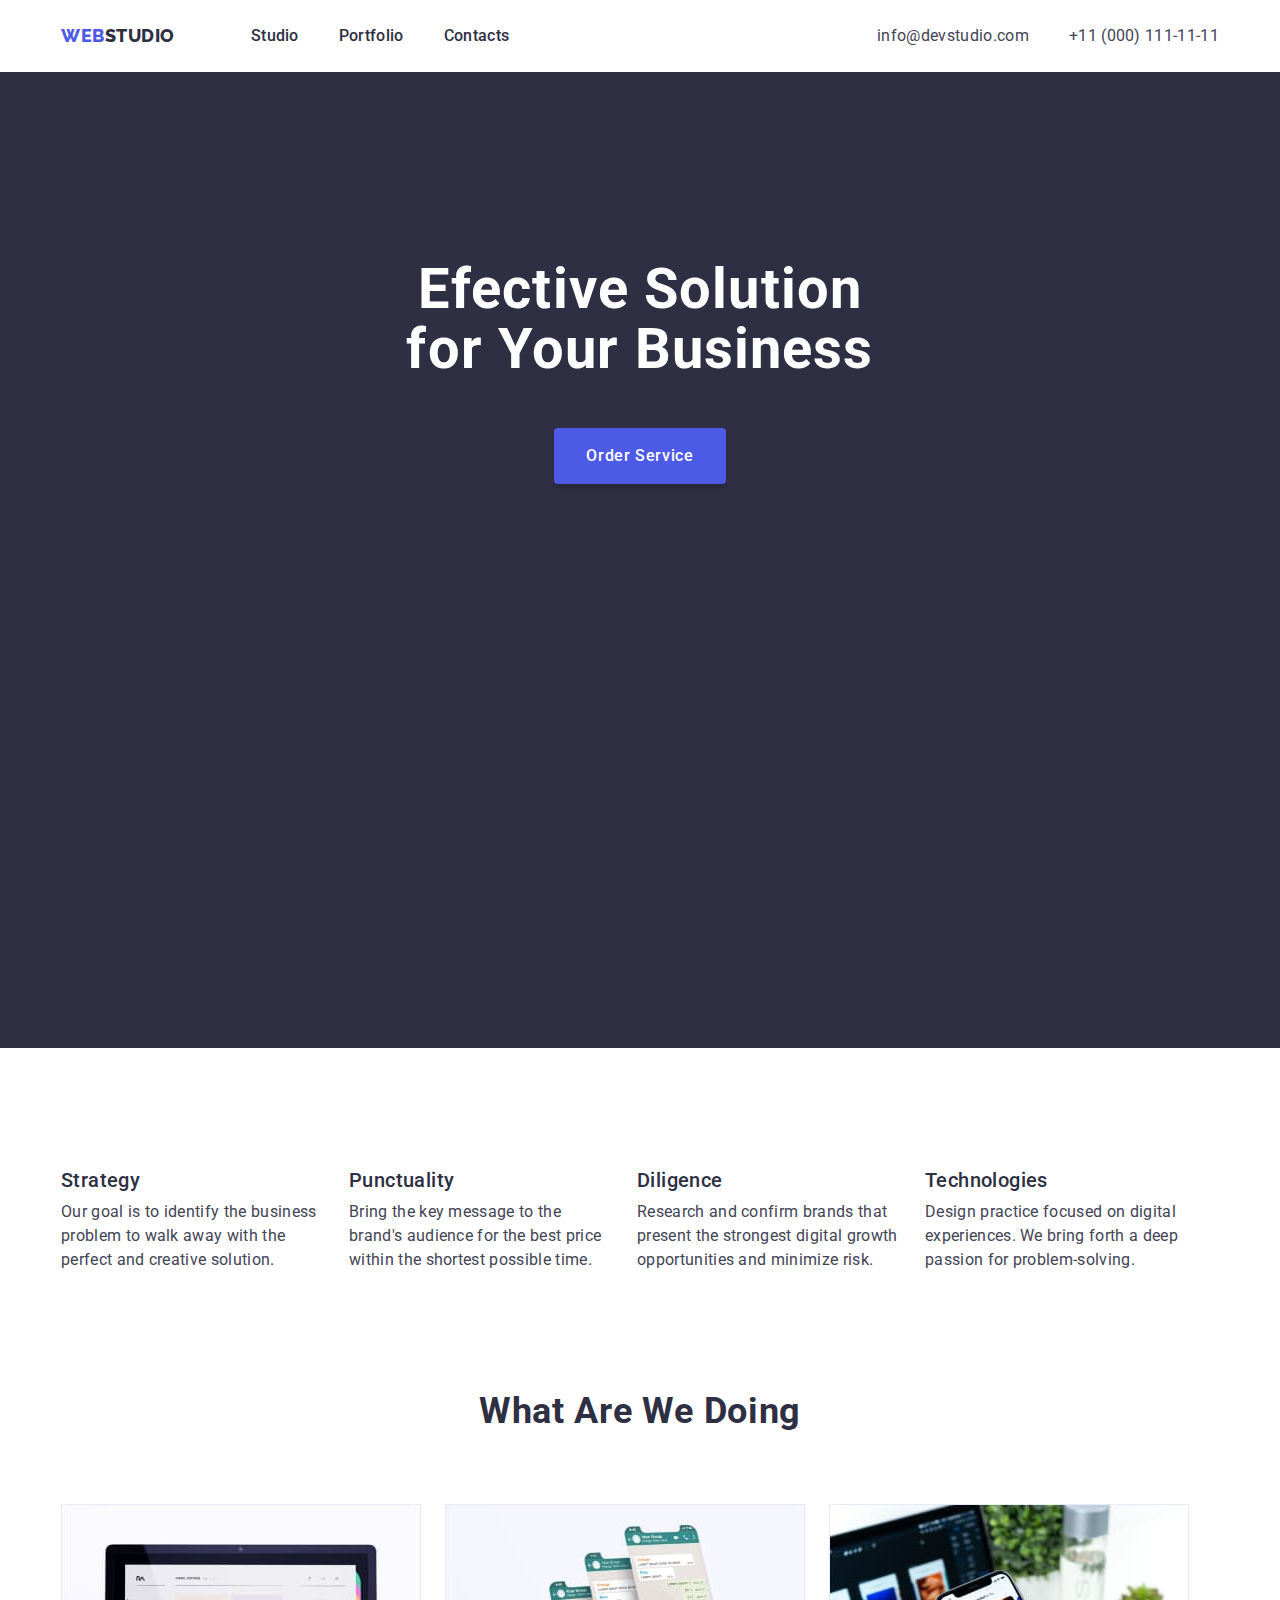
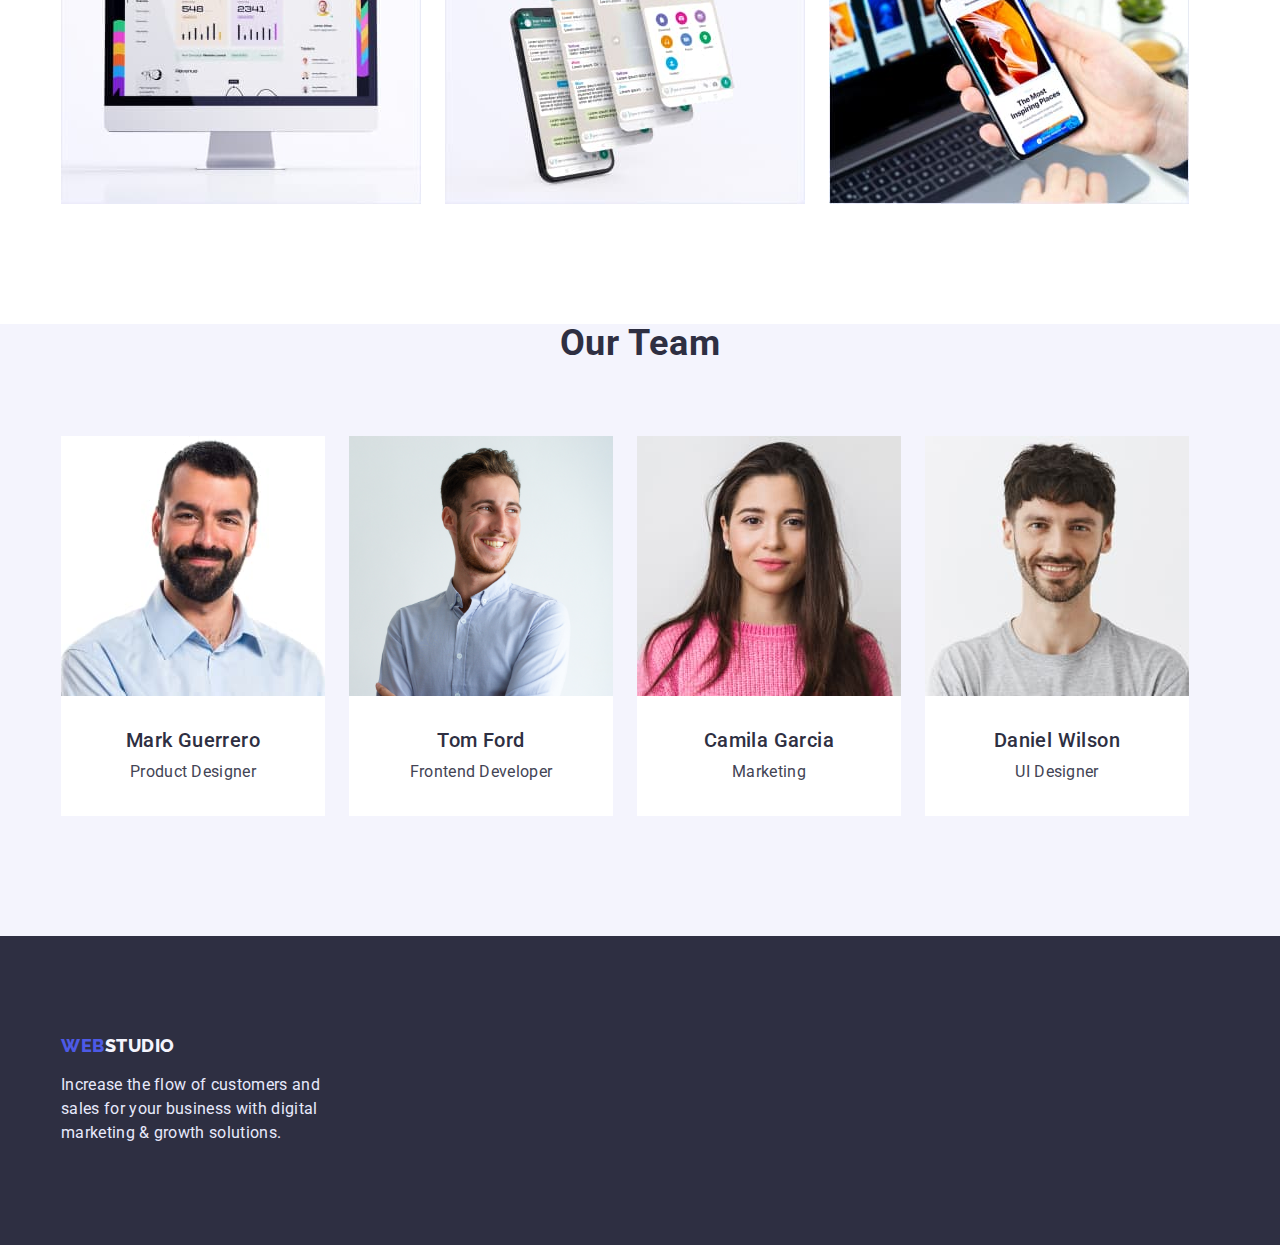
<file: index.html>
<!DOCTYPE html>
<html lang="en">
<head>
    <meta charset="UTF-8">
    <meta http-equiv="X-UA-Compatible" content="IE=edge">
    <meta name="viewport" content="width=device-width, initial-scale=1.0">
    <title>Index</title>

    <link rel="stylesheet" href="https://cdnjs.cloudflare.com/ajax/libs/modern-normalize/1.1.0/modern-normalize.min.css" 
    integrity="sha512-wpPYUAdjBVSE4KJnH1VR1HeZfpl1ub8YT/NKx4PuQ5NmX2tKuGu6U/JRp5y+Y8XG2tV+wKQpNHVUX03MfMFn9Q==" 
    crossorigin="anonymous" 
    referrerpolicy="no-referrer" 
    />

    <link rel="preconnect" href="https://fonts.googleapis.com">
    <link rel="preconnect" href="https://fonts.gstatic.com" crossorigin>
    <link href="https://fonts.googleapis.com/css2?family=Raleway:wght@800&family=Roboto:wght@400;500;700;900&display=swap" rel="stylesheet"
    />

    <link rel="stylesheet" href="./css/styles.css"
    />

</head>

<body>
    <header class="header">
        <div class="container position" >
            <nav class="position">
                <a class="link-logo"href="./index.html"><span>Web</span> Studio</a>
                <ul class="position site-position">
                    <li class="list"> 
                        <a class="site-nav" href="./index.html">Studio</a>
                    </li>
                    <li class="list nav-position">
                        <a class="site-nav" href="./portfolio.html">Portfolio</a>
                    </li>
                    <li class="list">
                        <a class="site-nav" href="#">Contacts</a>
                    </li>
                </ul>
            </nav>  
            <ul class="position-contacts">
                <li class="list mail-position"><a class="site-link" href="mailto:info@devstudio.com">info@devstudio.com</a></li>
                <li class="list tell-position"><a class="site-link" href="tell:+11 (000) 111-11-11">+11 (000) 111-11-11</a></li>
            </ul> 
        </div>
    </header>
    <main>
        <section class="section-one">
            <div class="container">
                <h1 class="hero-title">Efective Solution for Your Business</h1>
                <button class="button-service" type="button" >Order Service</button>
            </div>
        </section>

        <section class="section">
            <div class="container">
                <ul class="position">
                    <li class="list">
                        <h2 class="heading-three heading-three-position">Strategy</h2>
                        <p class="text-about text-about-position">Our goal is to identify the business
                        problem to walk away with the perfect and creative solution. </p>
                    </li>
                    <li class="list">
                        <h2 class="heading-three heading-three-position">Punctuality</h2>
                        <p class="text-about text-about-position">Bring the key message to the brand's audience for the best price within the shortest possible time.</p>
                    </li>
                    <li class="list">
                        <h2 class="heading-three heading-three-position">Diligence</h2>
                        <p class="text-about text-about-position">Research and confirm brands that present the strongest digital growth opportunities and minimize risk.</p>
                    </li>
                    <li class="list">
                        <h2 class="heading-three heading-three-position">Technologies</h2>
                        <p class="text-about text-about-position">Design practice focused on digital experiences. We bring forth a deep passion for problem-solving.</p>
                    </li>
                </ul>
            </div>
        </section>
                
            <section class="section-work">
                <div class="container">
                    <h2 class="heading-two">What are we doing</h2>
                    <ul class="position">
                        <li class="list"><img width="360" src="./images/box-1.jpg" alt="pc"></li>
                        <li class="list piсture-position"><img width="360" src="./images/box-2.jpg" alt="smartphone"></li>
                        <li class="list"><img width="360" src="./images/box-3.jpg" alt="tablet"></li>
                    </ul>
                </div>
            </section>
    
            <section class="section-three">
                <div class="container">   
                    <h2 class="heading-two">Our Team</h2>
                    <ul class="position" >
                        <li class="team-list list">
                            <img width="264" src="./images/teammate-1.jpg" alt="teammate-1" >
                            <div class="heading-position">
                                <h3 class="heading-three" >Mark Guerrero</h3>
                                <p class="text-about" >Product Designer</p>
                            </div>
                        </li>
                        <li class="team-list list">
                            <img width="264" height="260" src="./images/teammate-2.jpg" alt="teammate-2">
                            <div class="heading-position">
                                <h3 class="heading-three" >Tom Ford</h3>
                                <p class="text-about" >Frontend Developer</p>
                            </div>
                        </li>
                        <li class="team-list list">
                            <img width="264" src="./images/teammate-3.jpg" alt="teammate-3">
                            <div class="heading-position">
                                <h3 class="heading-three"  >Camila Garcia</h3>
                                <p class="text-about" >Marketing</p>
                            </div>
                        </li>
                        <li class="team-list list">
                            <img width="264" src="./images/teammate-4.jpg" alt="teammate-4">
                            <div class="heading-position">
                                <h3 class="heading-three" >Daniel Wilson</h3>
                                <p class="text-about" >UI Designer</p>
                            </div>
                        </li>
                    </ul>  
                </div>
            </section>
    </main>
        <footer class="footer">
            <div class="container">
                <a class="link-logo-footer" href="./index.html"><span>Web</span> Studio</a>
                <p class="footer-p">Increase the flow of customers and sales for your business with digital marketing & growth solutions.</p>
            </div>
        </footer>
</body>
</html>
</file>
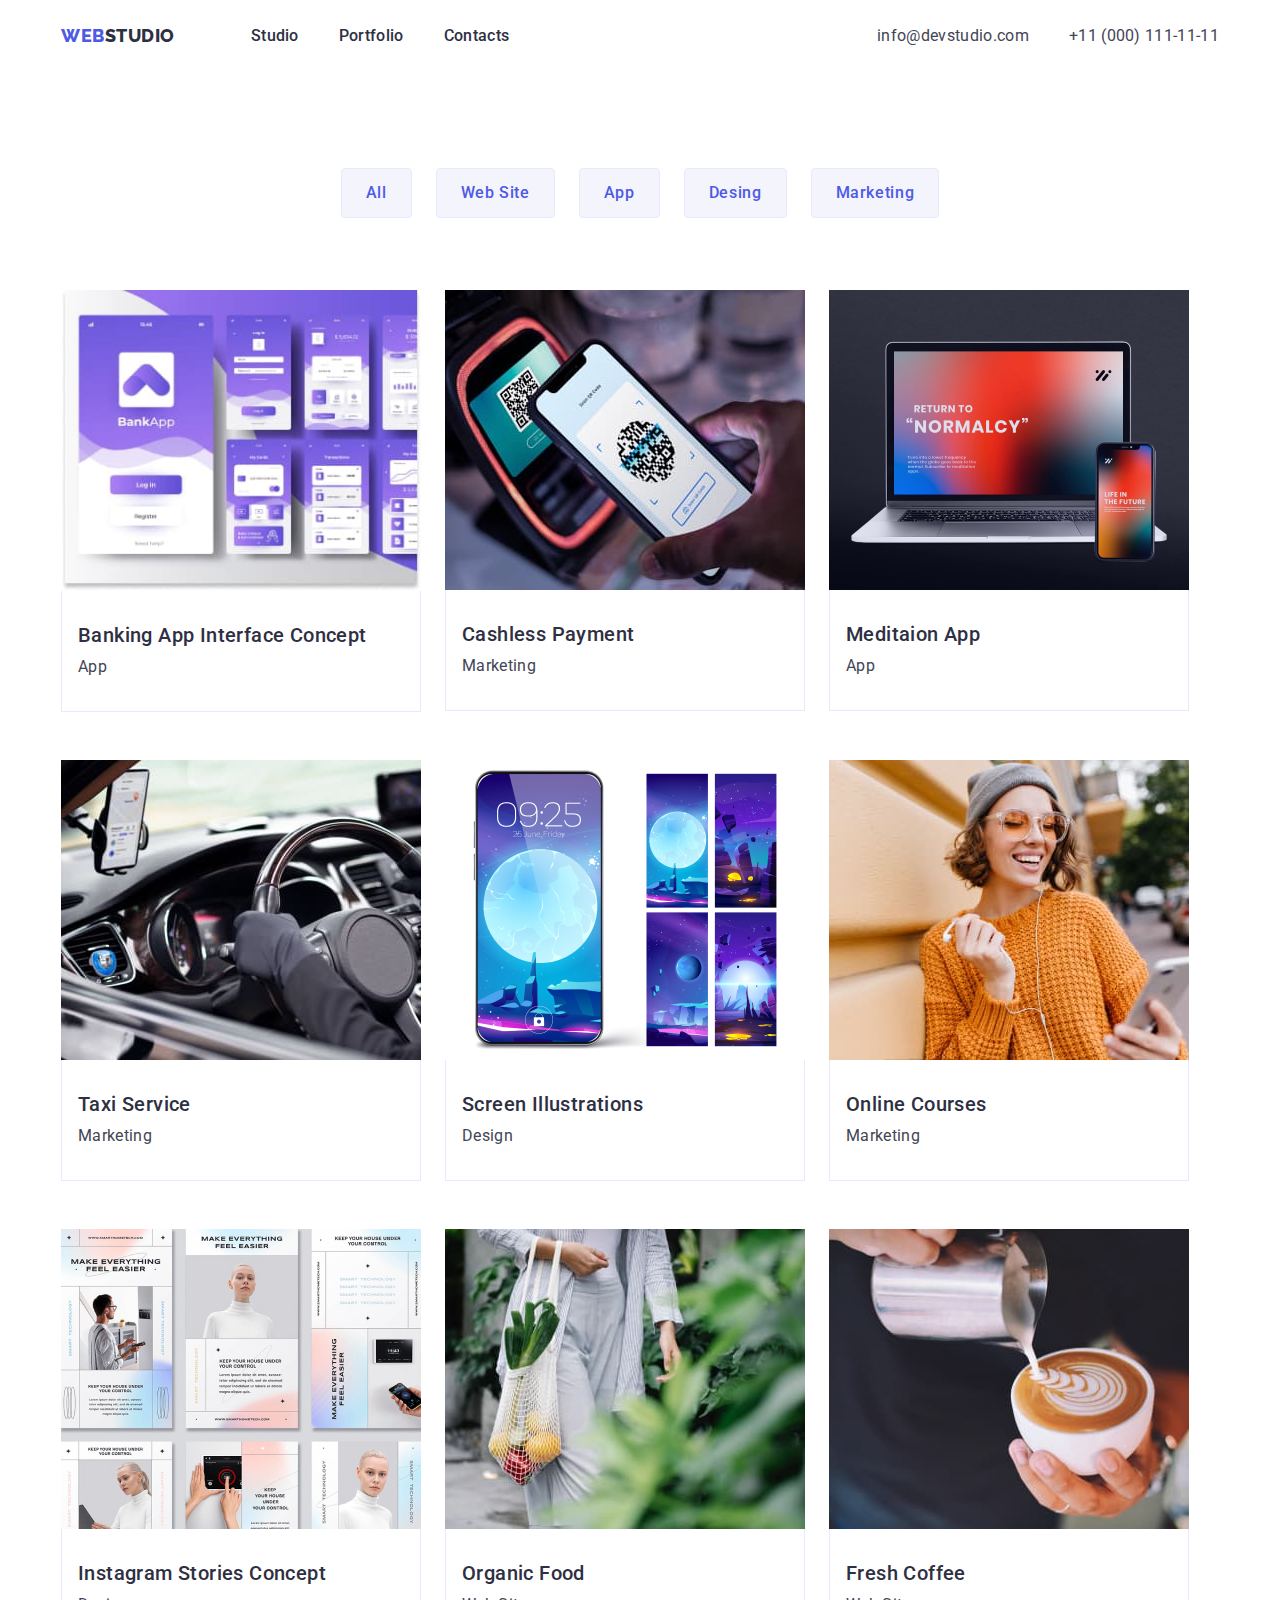
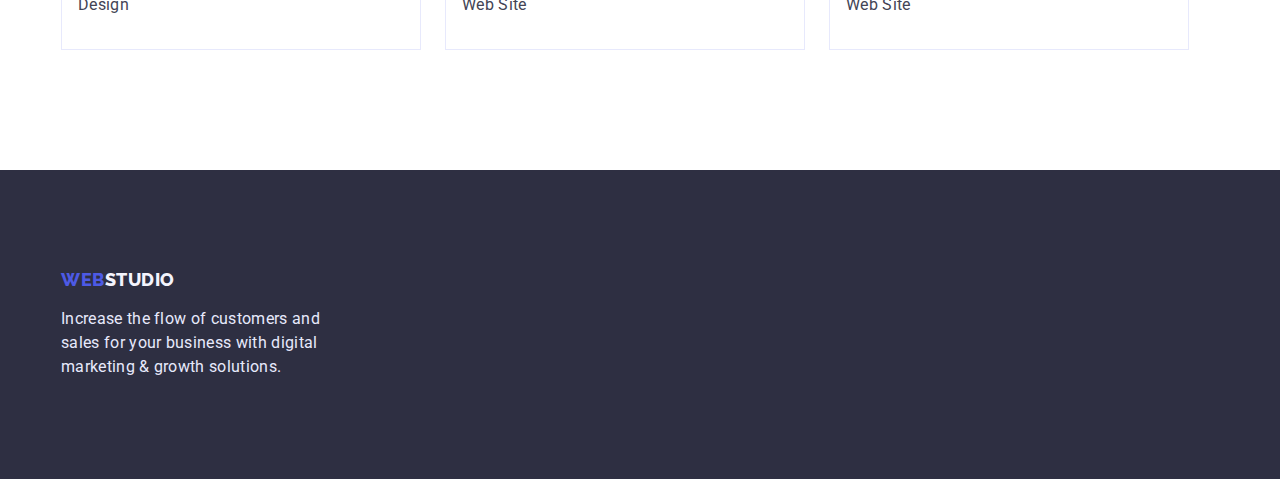
<file: portfolio.html>
<!DOCTYPE html>
<html lang="en">
<head>
    <meta charset="UTF-8">
    <meta http-equiv="X-UA-Compatible" content="IE=edge">
    <meta name="viewport" content="width=device-width, initial-scale=1.0">
    <title>Portfolio</title>

    <link rel="stylesheet" href="https://cdnjs.cloudflare.com/ajax/libs/modern-normalize/1.1.0/modern-normalize.min.css" 
    integrity="sha512-wpPYUAdjBVSE4KJnH1VR1HeZfpl1ub8YT/NKx4PuQ5NmX2tKuGu6U/JRp5y+Y8XG2tV+wKQpNHVUX03MfMFn9Q==" 
    crossorigin="anonymous" 
    referrerpolicy="no-referrer" 
    />

    <link rel="preconnect" href="https://fonts.googleapis.com">
    <link rel="preconnect" href="https://fonts.gstatic.com" crossorigin>
    <link href="https://fonts.googleapis.com/css2?family=Raleway:wght@800&family=Roboto:wght@400;500;700;900&display=swap" rel="stylesheet"
    />

    <link rel="stylesheet" href="./css/styles.css"
    />

<body>
    <header class="header">
        <div class="container position">
            <nav class="position">  
                <a class="link-logo" href="./index.html"><span>Web</span> Studio</a>
                <ul class="position site-position">
                    <li class="list"> 
                        <a class="site-nav" href="./index.html">Studio</a>
                    </li>
                    <li class="list nav-position">
                        <a class="site-nav" href="./portfolio.html">Portfolio</a>
                    </li>
                    <li class="list">
                        <a class="site-nav" href="#">Contacts</a>
                    </li>
                </ul>
            </nav>
            <ul class="position-contacts">
                <li class="list mail-position"><a class="site-link" href="mailto:info@devstudio.com">info@devstudio.com</a></li>
                <li class="list tell-position"><a class="site-link" href="tell:+11 (000) 111-11-11">+11 (000) 111-11-11</a></li>
            </ul> 
        </div>
    </header>

    <main>
        <section class="btn-section">
            <div class="container">
                <h1 class="visually-hidden" >Gallery</h1>
                <ul class="position btn-position">
                    <li class="list">
                        <button class="btn" type="button" >All</button>
                    </li>

                    <li class="list">
                        <button class="btn" type="button" >Web Site</button>
                    </li>
    
                    <li class="list">
                    <button class="btn" type="button" >App</button>
                    </li>
    
                    <li class="list">
                        <button class="btn" type="button" >Desing</button>
                    </li>
    
                    <li class="list">
                        <button class="btn" type="button" >Marketing</button>
                    </li>
                    </ul>  
    
                <ul class="product-position">
                    <li class="product-list"> 
                        <a class="work-examples" href="#">
                            <img width="360" src="./images/banking-app.jpg" alt="Banking app" >
                            <div class="product-description">
                                <h2 class="heading-three">Banking App Interface Concept</h2>
                                <p class="text-about" >App</p>
                            </div>
                        </a>
                    </li>

                    <li class="product-list">
                        <a class="work-examples" href="#">
                            <img width="360" src="./images/cashless-payment.jpg" alt="Cashless Payment" >
                            <div class="product-description">
                                <h2 class="heading-three">Cashless Payment</h2>
                                <p class="text-about" >Marketing</p>
                            </div>
                        </a>    
                    </li>
                    <li class="product-list">
                        <a class="work-examples" href="#">
                            <img width="360" src="./images/meditaion-app.jpg" alt="Laptop" >
                            <div class="product-description">
                                <h2 class="heading-three">Meditaion App</h2>
                                <p class="text-about" >App</p>
                            </div>
                        </a>
    
                    </li>
                    <li class="product-list">
                        <a class="work-examples" href="#">
                            <img width="360" src="./images/taxi.jpg" alt="Car" >
                            <div class="product-description">
                                <h2 class="heading-three">Taxi Service</h2>
                                <p class="text-about" >Marketing</p>
                            </div>
                        </a>
                    </li>
                    <li class="product-list">
                        <a class="work-examples" href="#">
                            <img width="360" src="./images/screenshoots.jpg" alt="Screenshoots" >
                            <div class="product-description">
                                <h2 class="heading-three">Screen Illustrations</h2>
                                <p class="text-about" >Design</p>
                            </div>
                        </a>
                    </li>
                    <li class="product-list">
                        <a class="work-examples" href="#">
                            <img width="360" src="./images/online-courses.jpg" alt="The girl is talking" >
                            <div class="product-description">
                                <h2 class="heading-three">Online Courses</h2>
                                <p class="text-about" >Marketing</p>
                            </div>
                        </a>
                    </li>
                    <li class="product-list">
                        <a class="work-examples" href="#">
                            <img width="360" src="./images/instagram-stories.jpg" alt="Instagram Stories Concept" >
                            <div class="product-description">
                                <h2 class="heading-three">Instagram Stories Concept</h2>
                                <p class="text-about" >Design</p>
                            </div>
                        </a>
                    </li>
                    <li class="product-list">
                        <a class="work-examples" href="#">
                            <img width="360" src="./images/organic-food.jpg" alt="Organic Food" >
                            <div class="product-description">
                                <h2 class="heading-three">Organic Food</h2>
                                <p class="text-about" >Web Site</p>
                            </div>
                        </a>
                    </li>
                    <li class="product-list">
                        <a class="work-examples" href="#">
                            <img width="360" src="./images/fresh-coffee.jpg" alt="Fresh Coffee" >
                            <div class="product-description">
                                <h2 class="heading-three">Fresh Coffee</h2>
                                <p class="text-about" >Web Site</p>
                            </div>
                        </a>
                    </li>
                </ul>
            </div>
        </section>
    </main>
    <footer class="footer" >
        <div class="container">
            <a class="link-logo-footer" href="./index.html"><span>Web</span> Studio</a>
            <p class="footer-p">Increase the flow of customers and sales for your business with digital marketing & growth solutions.</p>
        </div>
    </footer>
</body>
</html>
</file>
<file: css/styles.css>
body {
    font-family: 'Roboto', sans-serif;
    color: var(--navy-blue);

}

:root {
    --snow-white: #ffffff;
    --iris: #4D5AE5;
    --ocean: #404BBF;
    --navy-blue: #2E2F42;
    --green: #31D0AA;
    --slate: #434455;
    --light-slate: #8E8F99;
    --cornflower: #E7E9FC;
    --cloud: #F4F4FD;

    --main-margin: 60px;
}

*,
*::before,
*::after {
    margin: 0;
    padding: 0;
}

img {
    display: block;
}

.container {
    max-width: 1158px;
    margin: 0 auto;
    padding-left: 15px;
    padding-right: 15px;
}

/* Приховування заголовка */

.visually-hidden {
    position: absolute;
    width: 1px;
    height: 1px;
    margin: -1px;
    border: 0;
    padding: 0;

    white-space: nowrap;
    clip-path: inset(100%);
    clip: rect(0 0 0 0);
    overflow: hidden;
}

/* GENERAL CLASSES*/
/*HEADER*/

.header {
    height: 72px;
    background-color: var(--snow-white);
}

.link-logo {
    font-family: 'Raleway';
    font-weight: 800;
    font-size: 18px;
    line-height: 1.33;
    display: flex;
    align-items: center;
    letter-spacing: 0.03em;
    text-transform: uppercase;
    color: var(--navy-blue);
    text-decoration: none;

    padding-top: 24px;
    padding-bottom: 24px;
    margin-right: 76px;

}

.link-logo span {
    font-family: 'Raleway';
    font-weight: 800;
    font-size: 18px;
    line-height: 1.33;
    display: flex;
    align-items: center;
    letter-spacing: 0.03em;
    text-transform: uppercase;
    color: var(--iris);
    text-decoration: none;
}

.position {
    display: flex;

}

.position-contacts {
    display: flex;
    margin-left: auto;
}

.site-position {
    padding-top: 24px;
    padding-bottom: 24px;

}

.list {
    list-style: none;

}


.nav-position {
    margin: 0 40px;
}

.site-nav {
    font-weight: 500;
    font-size: 16px;
    line-height: 1.5;
    letter-spacing: 0.02em;
    color: var(--navy-blue);
    text-decoration: none;

    padding-top: 24px;
    padding-bottom: 24px;
}


.site-nav:hover,
.site-nav:focus {
    font-weight: 500;
    font-size: 16px;
    line-height: 1.5;
    letter-spacing: 0.02em;
    color: var(--ocean);
}

.site-link {
    font-size: 16px;
    line-height: 1.5;
    letter-spacing: 0.02em;
    color: var(--slate);
    text-decoration: none;
}

.mail-position {
    padding-top: 24px;
    padding-bottom: 24px;
    margin-right: 40px;
}

.tell-position {
    padding-top: 24px;
    padding-bottom: 24px;
}

.site-link {
    padding-top: 24px;
    padding-bottom: 24px;
}

.site-link:hover,
.site-link:focus {
    font-size: 16px;
    line-height: 1.5;
    letter-spacing: 0.02em;
    color: var(--ocean);
}

/*MAIN*/

.section {
    padding: 120px 0;

}

.section-one {
    background-color: var(--navy-blue);
    height: 600px;
    padding: 188px 0;
}

.hero-title {
    font-weight: 700;
    font-size: 56px;
    line-height: 1.07;
    text-align: center;
    letter-spacing: 0.02em;
    color: var(--snow-white);

    max-width: 494px;
    margin: 0 auto 48px;
}

.button-service {
    font-family: inherit;
    font-weight: 500;
    font-size: 16px;
    line-height: 1.5;
    display: flex;
    align-items: center;
    letter-spacing: 0.04em;
    color: var(--snow-white);

    background-color: var(--iris);
    box-shadow: 0px 4px 4px rgba(0, 0, 0, 0.15);
    border-radius: 4px;
    border: none;

    padding: 16px 32px;
    margin: 0 auto;

}

.button-service:hover {
    background: var(--ocean);
    cursor: pointer;
}

.section-work {
    padding-bottom: 120px;
}

.section-three {
    background-color: var(--cloud);
    padding-bottom: 120px;
}

.heading-two {
    font-weight: 700;
    font-size: 36px;
    line-height: 1.11;
    text-align: center;
    letter-spacing: 0.02em;
    text-transform: capitalize;

    margin-bottom: 72px;

}

.piсture-position {
    margin: 0 24px;
}

.team-list {
    background-color: var(--snow-white);
    max-width: 264px;
    margin-right: 24px;
}

.team-list:last-child {
    margin-right: 0;
}

.heading-position {
    padding: 32px 16px;
    align-items: center;
}

.heading-position h3 {
    margin-bottom: 8px;
    text-align: center;

}

.heading-position p {
    text-align: center;
}

.heading-three {
    font-weight: 500;
    font-size: 20px;
    line-height: 1.2;
    letter-spacing: 0.02em;
    color: var(--navy-blue);
}

.heading-three-position {
    margin-bottom: 8px;
    margin-right: 24px;
}

.text-about {
    font-size: 16px;
    line-height: 1.5;
    letter-spacing: 0.02em;
    color: var(--slate);
    max-width: 264px;
}

.text-about-position {
    margin-right: 24px;
}


/* FOOTER*/

.footer {
    background-color: var(--navy-blue);
    padding: 100px 0;
}

.footer-p {
    font-size: 16px;
    line-height: 1.5;
    letter-spacing: 0.02em;
    color: var(--cornflower);

    max-width: 264px;
}

.link-logo-footer {
    font-family: 'Raleway';
    font-weight: 800;
    font-size: 18px;
    line-height: 1.16;
    display: flex;
    align-items: center;
    letter-spacing: 0.03em;
    text-transform: uppercase;
    color: var(--cloud);
    text-decoration: none;

    margin-bottom: 16px;
}

.link-logo-footer span {
    font-family: 'Raleway';
    font-weight: 800;
    font-size: 18px;
    line-height: 1.16;
    display: flex;
    align-items: center;
    letter-spacing: 0.03em;
    text-transform: uppercase;
    color: var(--iris);
    text-decoration: none;
}

/*PORTFOLIO CLASSES*/

.btn {
    background: var(--cloud);
    border: 1px solid var(--cornflower);
    border-radius: 4px;

    font-family: inherit;
    font-weight: 500;
    font-size: 16px;
    line-height: 1.5;
    display: flex;
    align-items: center;
    text-align: center;
    letter-spacing: 0.04em;
    color: var(--iris);

    padding: 12px 24px;
}


.btn-position {
    margin-bottom: 72px;
    justify-content: center;
    grid-gap: 24px;

}

.btn-section {
    padding: 96px 0 120px;

}

.btn:hover,
.btn:focus {
    cursor: pointer;

    background: var(--ocean);
    box-shadow: 0px 3px 1px rgba(0, 0, 0, 0.1), 0px 2px 1px rgba(0, 0, 0, 0.08), 0px 2px 2px rgba(0, 0, 0, 0.12);
    border-radius: 4px;

    font-weight: 500;
    font-size: 16px;
    line-height: 1.5;
    display: flex;
    align-items: center;
    letter-spacing: 0.04em;
    color: var(--snow-white);
}

.work-examples {
    text-decoration: none;

}

.work-examples h2 {
    margin-bottom: 8px;
}

.product-position {
    display: flex;
    flex-wrap: wrap;
    grid-gap: 48px 24px;
}

.product-list {
    list-style: none;
}

.product-description {
    border-right: 1px solid var(--cornflower);
    border-bottom: 1px solid var(--cornflower);
    border-left: 1px solid var(--cornflower);
    padding: 32px 0 32px 16px;
}
</file>
